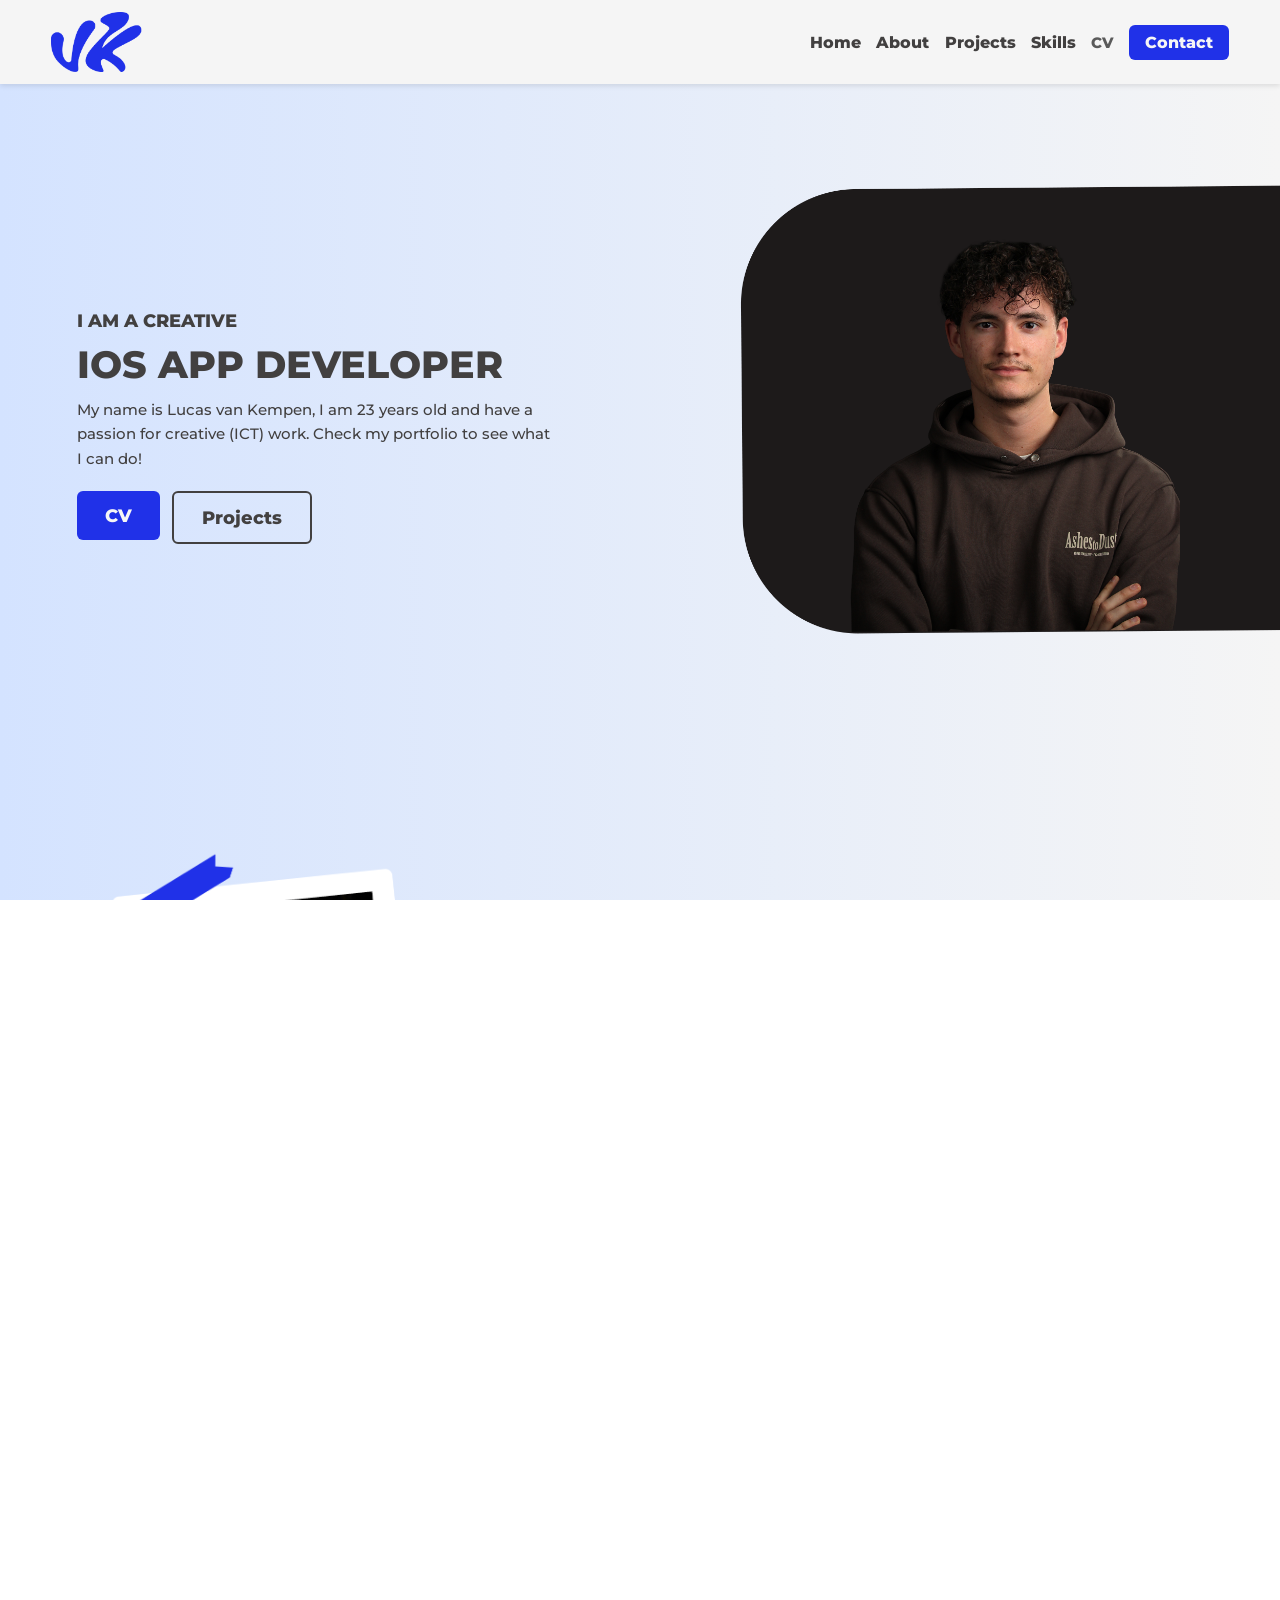
<file: index.html>
<!DOCTYPE html>
<html lang="en">
  <head>
    <meta charset="UTF-8" />
    <meta name="viewport" content="width=device-width, initial-scale=1.0" />
    <title>Lucas van Kempen Portfolio</title>
    <link rel="stylesheet" href="style.css" />
    <link rel="icon" href="/favicon.ico" type="image/x-icon" />
  </head>

  <body>
    <header>
      <a href="index.html">
        <img src="images/vklogoblauw.png" alt="Logo" />
      </a>

      <button class="hamburger" aria-label="Menu">
        <span></span>
        <span></span>
        <span></span>
      </button>

      <nav>
        <ul>
          <li><a href="index.html">Home</a></li>
          <li><a href="#about">About</a></li>
          <li><a href="#projects">Projects</a></li>
          <li><a href="#skills">Skills</a></li>
          <li class="nav-quick">
            <a href="other/LucasvanKempenCV.pdf" target="_blank">CV</a>
          </li>
          <li>
            <a href="mailto:Lmvankempen@icloud.com" class="contact-button"
              >Contact</a
            >
          </li>
        </ul>
      </nav>
    </header>

    <main>
      <section class="hero">
        <div class="hero-text">
          <h2>I AM A CREATIVE</h2>
          <h1>IOS APP DEVELOPER</h1>
          <p>
            My name is Lucas van Kempen, I am 23 years old and have a passion
            for creative (ICT) work. Check my portfolio to see what I can do!
          </p>

          <div class="hero-buttons">
            <a href="other/LucasvanKempenCV.pdf" target="_blank">
              <button class="contact-btn">CV</button>
            </a>
            <a href="#projects"
              ><button class="projects-btn">Projects</button></a
            >
          </div>
        </div>

        <img
          src="images/lucasindeximage2.png"
          alt="Lucas"
          class="lucas-image"
        />
      </section>

      <section id="about" class="about-me-section">
        <button
          class="about-image-button"
          aria-label="View portrait full screen"
        >
          <img
            src="images/polaroidimage2.png"
            alt="Portrait of Lucas van Kempen"
            class="image-polaroid"
          />
        </button>

        <div class="about-me-text">
          <h1>About me</h1>
          <p>
            In 2019, I started at SintLucas Audiovisual & Animation, where I
            discovered my passion for creative digital work. There, I was
            introduced to animation, which I later turned into client work.
            After finishing SintLucas, I went to Fontys ICT, where I was
            introduced to other creative expressions, such as web development
            and branding design. Only very recently, I started a new direction
            within the ICT program called “App Development.” I think I have
            found a good place here, since it combines my interest in creative
            and technical work into one. I also have a passion for
            entrepreneurship, which I can pursue with this as well. I am
            currently working on an app concept that I may want to turn into a
            side hustle called TastePoints.
          </p>
        </div>
      </section>

      <section id="projects" class="projects-section">
        <h1>Projects</h1>
        <p class="section-lead">
          A focused set of work showing how I solve problems across media.
        </p>
        <p>
          Instead of adding as many projects as I could, I chose the three most
          important ones that show my creativity.
        </p>

        <div class="projects-grid">
          <a href="tastepoints.html">
            <div class="project-tile">
              <img src="images/tastepointsphonescreen.png" alt="TastePoints" />
              <span class="project-tag">App concept</span>
              <h2>TastePoints</h2>
              <p>
                An app concept I’m developing to enhance restaurant guest
                loyalty.
              </p>
            </div>
          </a>

          <a href="vkanimation.html">
            <div class="project-tile">
              <img src="images/vkanimation.png" alt="VK Animation" />
              <span class="project-tag">3D Animation</span>
              <h2>VK Animation</h2>
              <p>The 3D animation videos I made with my company.</p>
            </div>
          </a>

          <a href="fitbyte.html">
            <div class="project-tile">
              <img src="images/fitbytecover.png" alt="FitByte" />
              <span class="project-tag">Student project</span>
              <h2>FitByte</h2>
              <p>The first app I made for the semester "App Development"</p>
            </div>
          </a>
        </div>
      </section>

      <section id="skills" class="skills-section">
        <h1>Skills</h1>
        <p class="section-lead">
          Tools I use to design and build digital experiences.
        </p>
        <div class="skills-images">
          <div class="skills-track">
            <img src="images/aftereffectsicon2.png" alt="After Effects" />
            <img src="images/photoshopicon2.png" alt="photoshop" />
            <img src="images/blendericon2.png" alt="Blender" />
            <img src="images/htmlicon2.png" alt="html" />
            <img src="images/cssicon2.png" alt="css" />
            <img src="images/swifticon2.png" alt="swift" />
            <img src="images/figmaicon.png" alt="figma" />
            <img src="images/giticon2.png" alt="git" />
            <img src="images/Xcodeicon.png" alt="Xcode" />

            <img src="images/aftereffectsicon2.png" alt="After Effects" />
            <img src="images/photoshopicon2.png" alt="photoshop" />
            <img src="images/blendericon2.png" alt="Blender" />
            <img src="images/htmlicon2.png" alt="html" />
            <img src="images/cssicon2.png" alt="css" />
            <img src="images/swifticon2.png" alt="swift" />
            <img src="images/figmaicon.png" alt="figma" />
            <img src="images/giticon2.png" alt="git" />
            <img src="images/Xcodeicon.png" alt="Xcode" />
          </div>
        </div>
      </section>
    </main>

    <footer>
      <div class="footer-content">
        <a href="mailto:Lmvankempen@icloud.com">Email</a>
        <span>•</span>
        <a
          href="https://www.linkedin.com/in/lucas-van-kempen-3b86251ba/"
          target="_blank"
          >LinkedIn</a
        >
        <span>•</span>
        <a href="other/LucasvanKempenCV.pdf" target="_blank">CV</a>
      </div>
      <div class="footer-nav">
        <a href="index.html">Home</a>
        <span>•</span>
        <a href="#about">About</a>
        <span>•</span>
        <a href="#projects">Projects</a>
      </div>
      <hr class="footer-line" />
      <div class="bottom-section"></div>
    </footer>

    <div class="image-modal" aria-hidden="true">
      <div class="image-modal__backdrop"></div>
      <div
        class="image-modal__content"
        role="dialog"
        aria-modal="true"
        aria-label="Portrait fullscreen"
      >
        <button class="modal-close" aria-label="Close image">×</button>
        <img
          src="images/polaroidimage2.png"
          alt="Portrait of Lucas van Kempen"
        />
      </div>
    </div>
  </body>
</html>
</file>
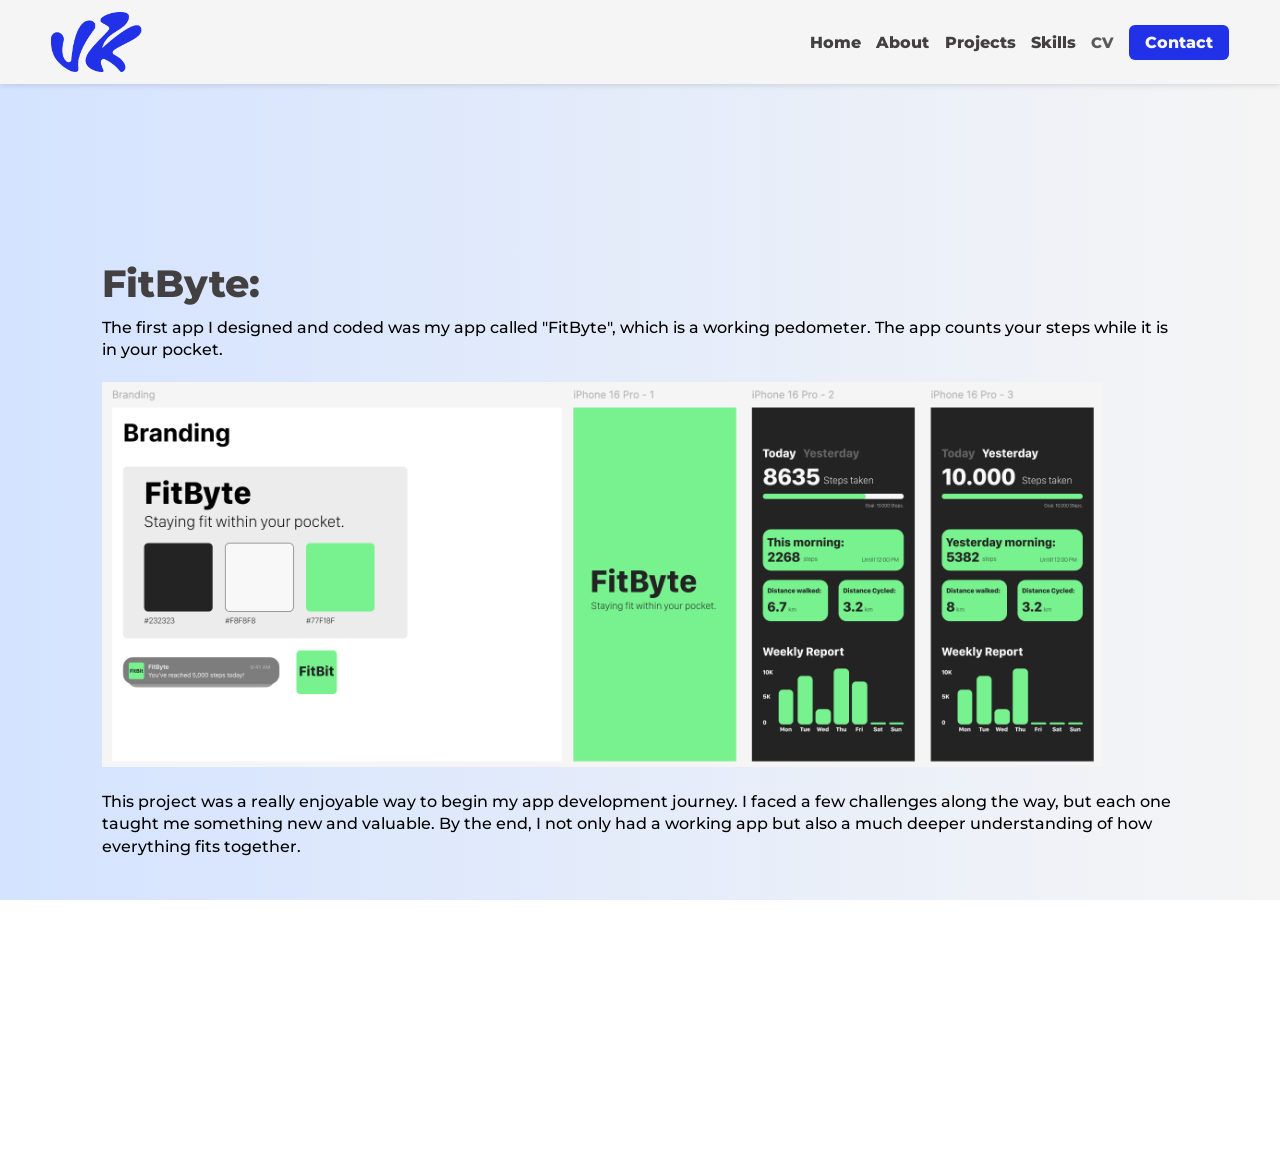
<file: fitbyte.html>
<!DOCTYPE html>
<html lang="en">
  <head>
    <meta charset="UTF-8" />
    <meta name="viewport" content="width=device-width, initial-scale=1.0" />
    <title>VK Animation</title>
    <link rel="stylesheet" href="style.css" />
    <link rel="icon" href="/favicon.ico" type="image/x-icon" />
  </head>

  <body>
    <header>
      <a href="index.html">
        <img src="images/vklogoblauw.png" alt="Logo" />
      </a>

      <button class="hamburger" aria-label="Menu">
        <span></span>
        <span></span>
        <span></span>
      </button>

      <nav>
        <ul>
          <li><a href="index.html">Home</a></li>
          <li><a href="#about">About</a></li>
          <li><a href="#projects">Projects</a></li>
          <li><a href="#skills">Skills</a></li>
          <li class="nav-quick">
            <a href="other/LucasvanKempenCV.pdf" target="_blank">CV</a>
          </li>
          <li>
            <a href="mailto:Lmvankempen@icloud.com" class="contact-button"
              >Contact</a
            >
          </li>
        </ul>
      </nav>
    </header>

    <main>
      <section class="project-layout">
        <h1>FitByte:</h1>
        <p>
          The first app I designed and coded was my app called "FitByte", which
          is a working pedometer. The app counts your steps while it is in your
          pocket.
        </p>

        <img src="images/Fitbyteproject.png" alt="" />

        <p>
          This project was a really enjoyable way to begin my app development
          journey. I faced a few challenges along the way, but each one taught
          me something new and valuable. By the end, I not only had a working
          app but also a much deeper understanding of how everything fits
          together.
        </p>
      </section>
    </main>

    <footer>
      <div class="footer-content">
        <a href="mailto:Lmvankempen@icloud.com">Email</a>
        <span>•</span>
        <a href="https://www.linkedin.com" target="_blank">LinkedIn</a>
        <span>•</span>
        <a href="other/LucasvanKempenCV.pdf" target="_blank">CV</a>
      </div>
      <div class="footer-nav">
        <a href="index.html">Home</a>
        <span>•</span>
        <a href="index.html#about">About</a>
        <span>•</span>
        <a href="index.html#projects">Projects</a>
      </div>
      <hr class="footer-line" />
      <div class="bottom-section"></div>
    </footer>

    <script>
      const hamburger = document.querySelector(".hamburger");
      const nav = document.querySelector("nav");

      hamburger.addEventListener("click", () => {
        hamburger.classList.toggle("active");
        nav.classList.toggle("open");
      });
    </script>
  </body>
</html>
</file>
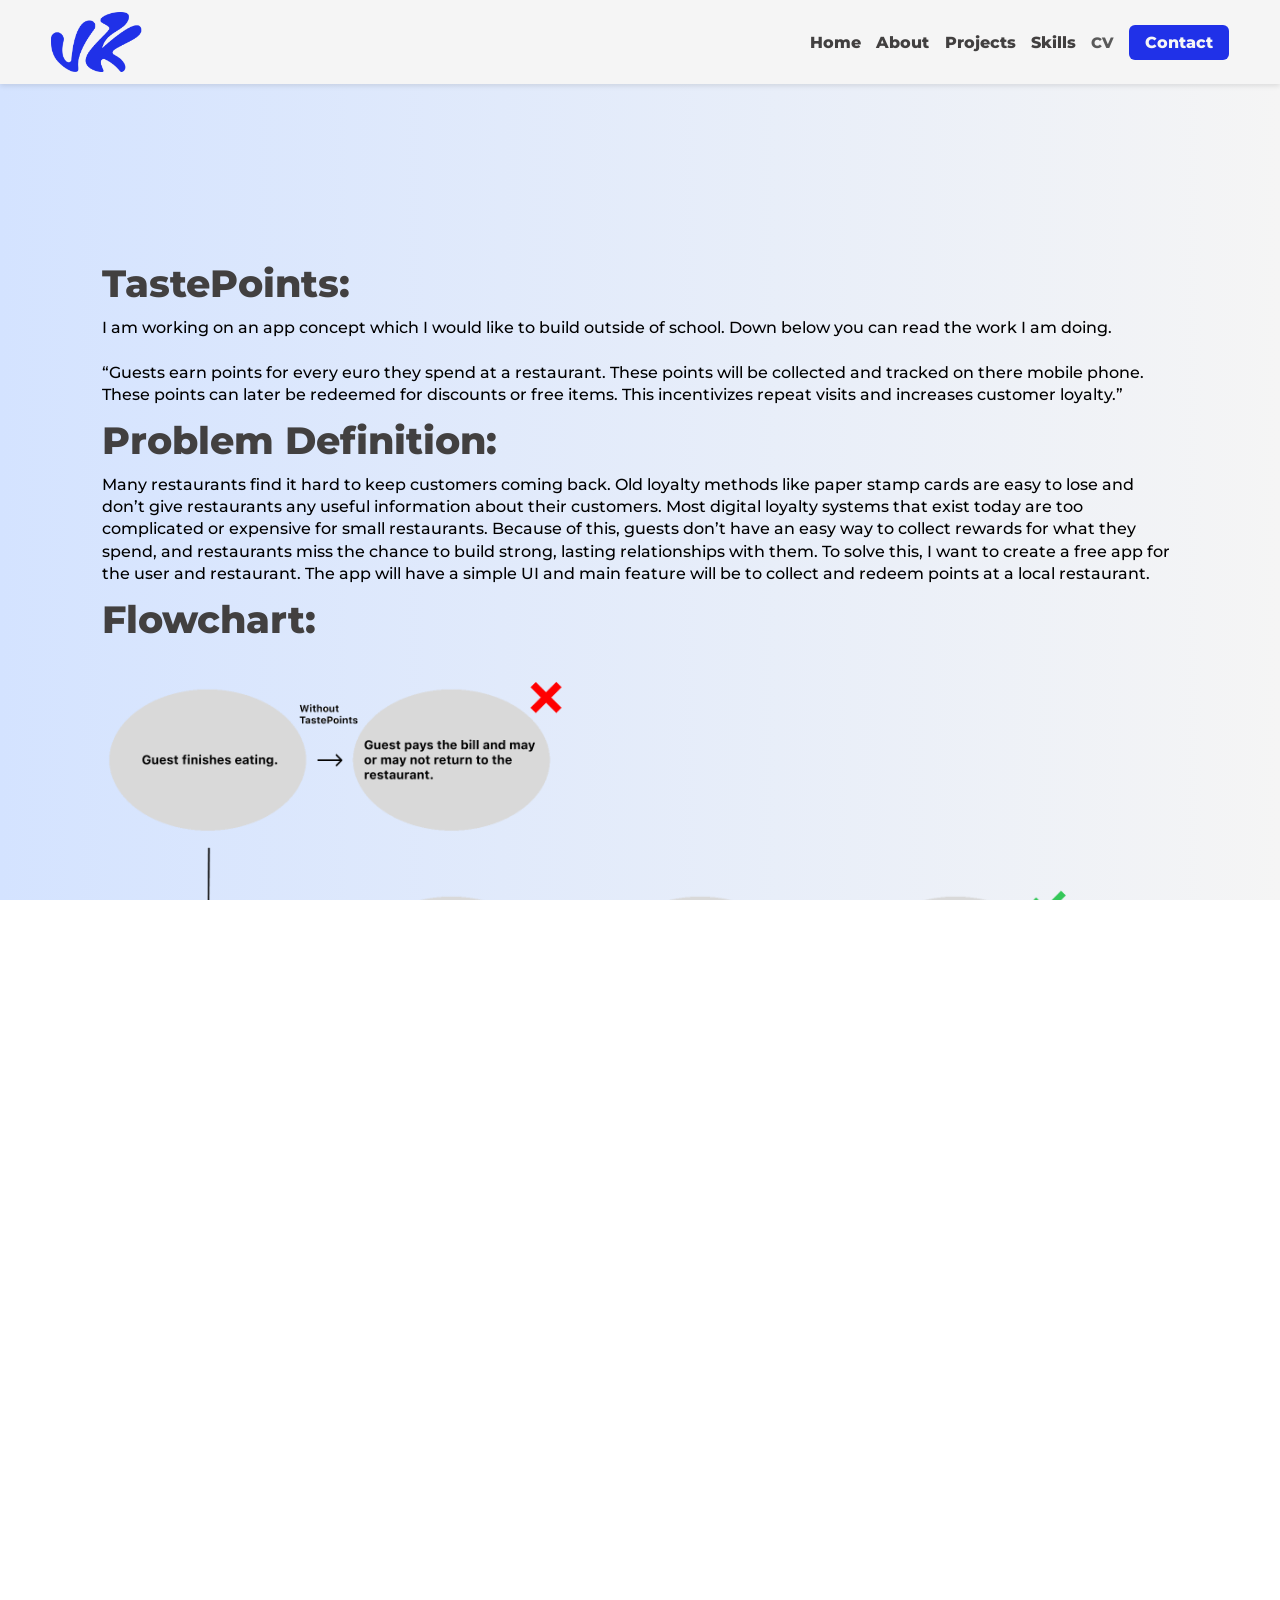
<file: tastepoints.html>
<!DOCTYPE html>
<html lang="en">
  <head>
    <meta charset="UTF-8" />
    <meta name="viewport" content="width=device-width, initial-scale=1.0" />
    <title>TastePoints</title>
    <link rel="stylesheet" href="style.css" />
    <link rel="icon" href="/favicon.ico" type="image/x-icon" />
  </head>

  <body>
    <header>
      <a href="index.html">
        <img src="images/vklogoblauw.png" alt="Logo" />
      </a>

      <button class="hamburger" aria-label="Menu">
        <span></span>
        <span></span>
        <span></span>
      </button>

      <nav>
        <ul>
          <li><a href="index.html">Home</a></li>
          <li><a href="#about">About</a></li>
          <li><a href="#projects">Projects</a></li>
          <li><a href="#skills">Skills</a></li>
          <li class="nav-quick">
            <a href="other/LucasvanKempenCV.pdf" target="_blank">CV</a>
          </li>
          <li>
            <a href="mailto:Lmvankempen@icloud.com" class="contact-button"
              >Contact</a
            >
          </li>
        </ul>
      </nav>
    </header>

    <main>
      <section class="project-layout">
        <h1>TastePoints:</h1>
        <p>
          I am working on an app concept which I would like to build outside of
          school. Down below you can read the work I am doing.
          <br />
          <br />
          “Guests earn points for every euro they spend at a restaurant. These
          points will be collected and tracked on there mobile phone. These
          points can later be redeemed for discounts or free items. This
          incentivizes repeat visits and increases customer loyalty.”
        </p>

        <h1>Problem Definition:</h1>
        <p>
          Many restaurants find it hard to keep customers coming back. Old
          loyalty methods like paper stamp cards are easy to lose and don’t give
          restaurants any useful information about their customers. Most digital
          loyalty systems that exist today are too complicated or expensive for
          small restaurants. Because of this, guests don’t have an easy way to
          collect rewards for what they spend, and restaurants miss the chance
          to build strong, lasting relationships with them. To solve this, I
          want to create a free app for the user and restaurant. The app will
          have a simple UI and main feature will be to collect and redeem points
          at a local restaurant.
        </p>

        <h1>Flowchart:</h1>
        <img src="images/flowchart.png" alt="" />

        <h1>Monetization:</h1>
        <p>
          The app will be free to download for the guests, and free to use for
          the restaurant. The app will also be 100% AD free. This will be all be
          done to make it as easy as possible to convince guests and restaurants
          to use the app. The monetization is within the redeeming of points.
          For each points that are redeemed, a percentage will be transferred to
          the app team.
        </p>

        <h1>Market and Competitors:</h1>
        <p>
          Apps like this already exist. I got this idea because at my previous
          job I saw this system already working. The problem over there was that
          almost nobody knew it existed because zero marketing was done,
          redeeming of points could only be done by the manager. They also
          didn’t have a app, I cannot remember how they did it but I assume it
          is trough a simple website. Beside this I also found these
          organizations:
        </p>

        <img src="images/concurentie.png" alt="" class="concurentie-image" />

        <h1>USP:</h1>
        <p>
          What makes this unique compared to the rest is the simplicity. Where
          as some of these companies focus on a lot of other ICT features as
          well, and become big and expensive tools for restaurants, my app will
          only focus on 1 feature and 1 industry, and will be completely free to
          use.
        </p>

        <h1>Designs:</h1>

        <img src="images/designs1.png" alt="" />
        <img src="images/designs3.png" alt="" />
        <img src="images/designs4.png" alt="" />

        <h1>Future:</h1>
        <p>
          I created a working prototype at this point. For now I have to ask
          teachers if I can continue working on this during school hours.
        </p>
      </section>
    </main>

    <footer>
      <div class="footer-content">
        <a href="mailto:Lmvankempen@icloud.com">Email</a>
        <span>•</span>
        <a href="https://www.linkedin.com" target="_blank">LinkedIn</a>
        <span>•</span>
        <a href="other/LucasvanKempenCV.pdf" target="_blank">CV</a>
      </div>
      <div class="footer-nav">
        <a href="index.html">Home</a>
        <span>•</span>
        <a href="index.html#about">About</a>
        <span>•</span>
        <a href="index.html#projects">Projects</a>
      </div>
      <hr class="footer-line" />
      <div class="bottom-section"></div>
    </footer>

    <script>
      const hamburger = document.querySelector(".hamburger");
      const nav = document.querySelector("nav");

      hamburger.addEventListener("click", () => {
        hamburger.classList.toggle("active");
        nav.classList.toggle("open");
      });
    </script>
  </body>
</html>
</file>
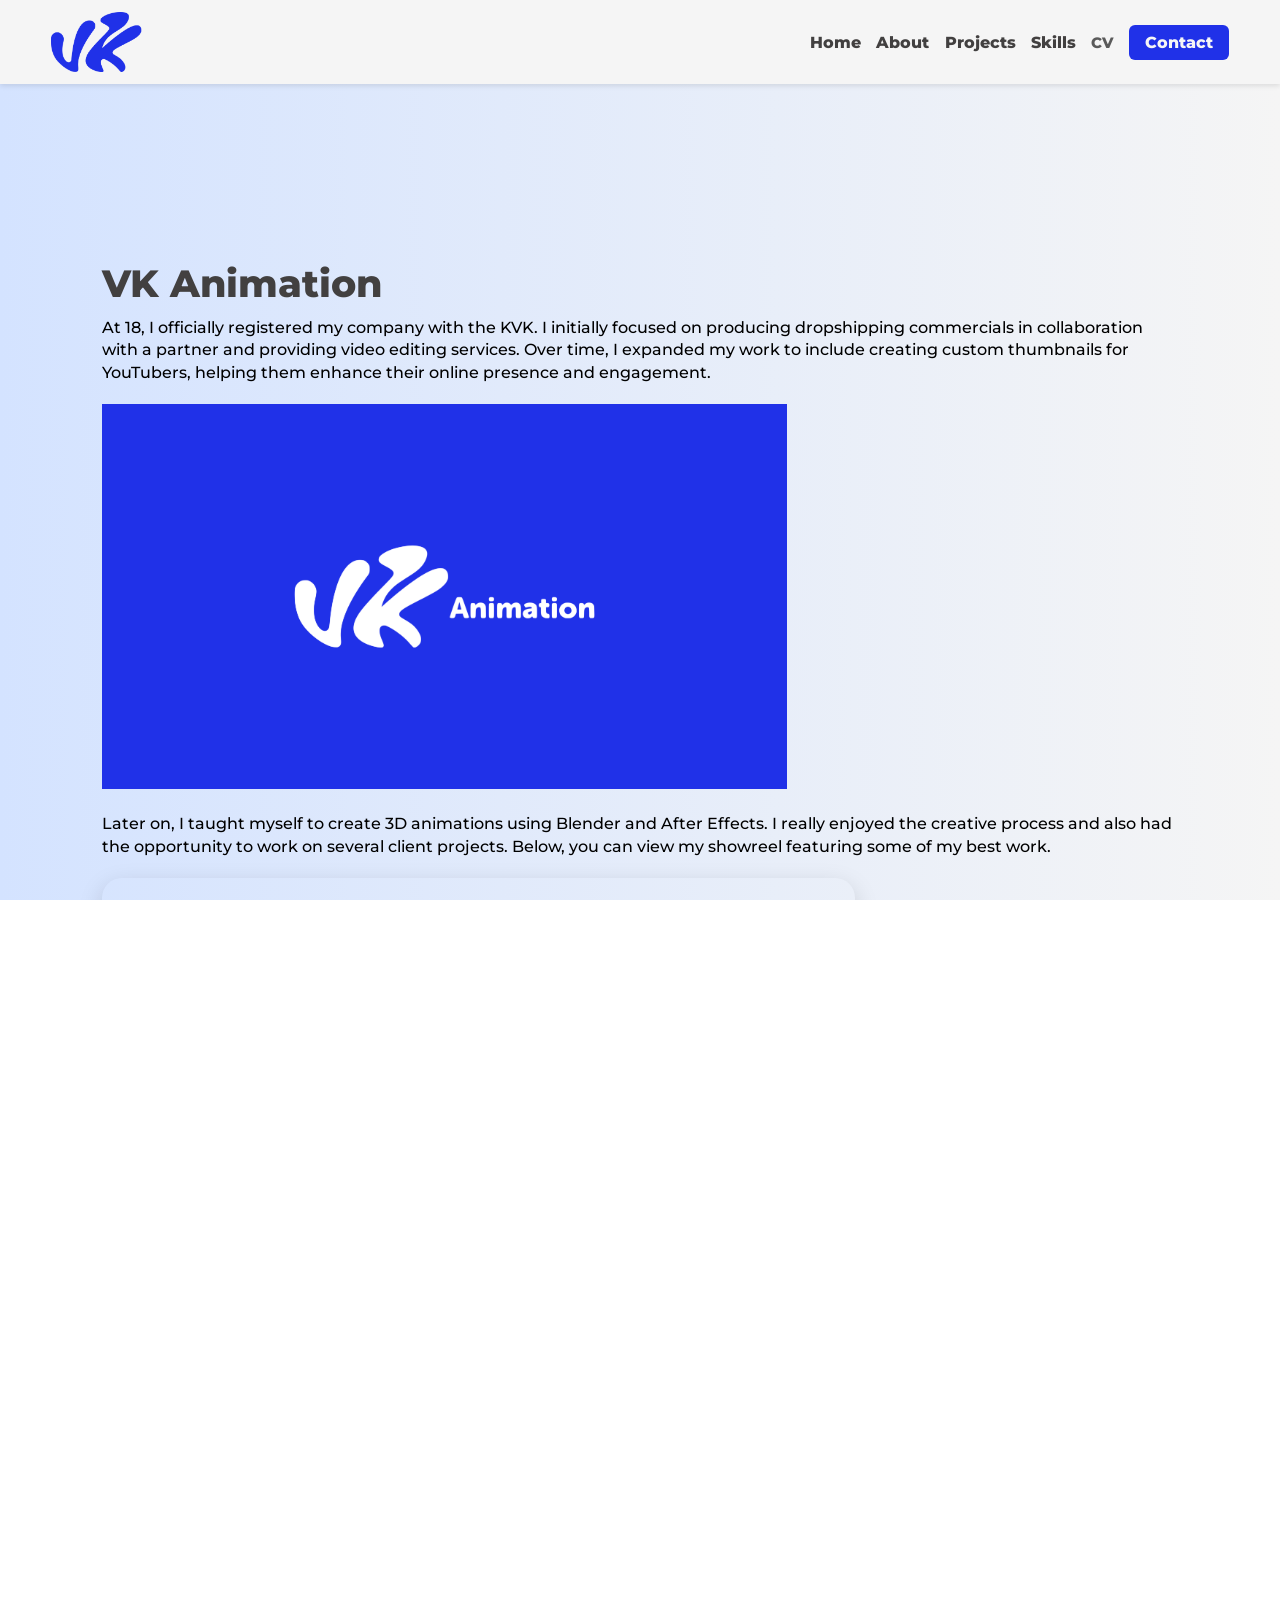
<file: vkanimation.html>
<!DOCTYPE html>
<html lang="en">
  <head>
    <meta charset="UTF-8" />
    <meta name="viewport" content="width=device-width, initial-scale=1.0" />
    <title>VK Animation</title>
    <link rel="stylesheet" href="style.css" />
    <link rel="icon" href="/favicon.ico" type="image/x-icon" />
  </head>

  <body>
    <header>
      <a href="index.html">
        <img src="images/vklogoblauw.png" alt="Logo" />
      </a>

      <button class="hamburger" aria-label="Menu">
        <span></span>
        <span></span>
        <span></span>
      </button>

      <nav>
        <ul>
          <li><a href="index.html">Home</a></li>
          <li><a href="#about">About</a></li>
          <li><a href="#projects">Projects</a></li>
          <li><a href="#skills">Skills</a></li>
          <li class="nav-quick">
            <a href="other/LucasvanKempenCV.pdf" target="_blank">CV</a>
          </li>
          <li>
            <a href="mailto:Lmvankempen@icloud.com" class="contact-button"
              >Contact</a
            >
          </li>
        </ul>
      </nav>
    </header>

    <main>
      <section class="project-layout">
        <h1>VK Animation</h1>
        <p>
          At 18, I officially registered my company with the KVK. I initially
          focused on producing dropshipping commercials in collaboration with a
          partner and providing video editing services. Over time, I expanded my
          work to include creating custom thumbnails for YouTubers, helping them
          enhance their online presence and engagement.
        </p>

        <img src="images/vkanimationpic.png" alt="" />

        <p>
          Later on, I taught myself to create 3D animations using Blender and
          After Effects. I really enjoyed the creative process and also had the
          opportunity to work on several client projects. Below, you can view my
          showreel featuring some of my best work.
        </p>

        <div class="video-container">
          <iframe
            width="100%"
            height="400"
            src="https://www.youtube.com/embed/959BJMzkowE"
            title="VK Animation Showreel"
            frameborder="0"
            allowfullscreen
          ></iframe>
        </div>

        <p>
          When I started at Fontys ICT, I stopped doing client work. I want to
          focus on learning new things, and once I have done that, I will return
          to some form of entrepreneurship.
        </p>
      </section>
    </main>

    <footer>
      <div class="footer-content">
        <a href="mailto:Lmvankempen@icloud.com">Email</a>
        <span>•</span>
        <a href="https://www.linkedin.com" target="_blank">LinkedIn</a>
        <span>•</span>
        <a href="other/LucasvanKempenCV.pdf" target="_blank">CV</a>
      </div>
      <div class="footer-nav">
        <a href="index.html">Home</a>
        <span>•</span>
        <a href="index.html#about">About</a>
        <span>•</span>
        <a href="index.html#projects">Projects</a>
      </div>
      <hr class="footer-line" />
      <div class="bottom-section"></div>
    </footer>

    <script>
      const hamburger = document.querySelector(".hamburger");
      const nav = document.querySelector("nav");

      hamburger.addEventListener("click", () => {
        hamburger.classList.toggle("active");
        nav.classList.toggle("open");
      });
    </script>
  </body>
</html>
</file>
<file: style.css>
:root {
  --page-max-width: 1400px;
}

* {
  padding: 0;
  margin: 0;
  font-family: "Montserrat";
  box-sizing: border-box;
  scroll-behavior: smooth;
}

html,
body {
  height: 100%;
  background: linear-gradient(to right, #d4e3ff, #f5f5f5);
  overflow-x: hidden;
}

section {
  scroll-margin-top: clamp(84px, 11vw, 120px);
}

html {
  scroll-behavior: smooth;
}

/* FONT IMPORTS
////////////////////////////////////////////////////////////////// */
@font-face {
  font-family: "Montserrat";
  font-weight: 800;
  src: url(font/woff/Montserrat-ExtraBold.woff) format("woff2");
}

@font-face {
  font-family: "Montserrat";
  font-weight: 500;
  src: url(font/woff/Montserrat-Medium.woff) format("woff2");
}

/* NAVIGATION
////////////////////////////////////////////////////////////////// */
header {
  display: flex;
  justify-content: space-between;
  align-items: center;
  padding: 12px clamp(16px, 4vw, 80px);
  position: fixed;
  top: 0;
  left: 0;
  width: 100%;
  background-color: #f5f5f5;
  z-index: 1000;
  box-shadow: 0 2px 5px rgba(0, 0, 0, 0.1);
}

header img {
  height: 60px;
  display: block;
}

nav ul {
  display: flex;
  align-items: center;
  gap: clamp(14px, 1.2vw, 30px);
  flex-wrap: wrap;
  list-style: none;
  margin: 0;
  padding: 0;
}

nav a {
  text-decoration: none;
  color: #424040;
  font-weight: 800;
}

.nav-quick a {
  font-weight: 700;
  font-size: 0.95rem;
  color: #5a5a5a;
}

.nav-quick a:hover {
  color: #2031e8;
}

.contact-button {
  padding: 8px 16px;
  background-color: #2031e8;
  color: #f6f6f6;
  border-radius: 6px;
  font-weight: 800;
  transition: all 0.3s ease;
}

.contact-button:hover {
  background-color: #424040;
}

body > main {
  padding-top: clamp(76px, 10vw, 110px);
}

/* HERO + BACKGROUND IMAGE
////////////////////////////////////////////////////////////////// */
.lucas-image {
  position: absolute;
  right: min(0px, calc((var(--page-max-width) - 100vw) / 2));
  width: min(52vw, 540px);
  z-index: 0;
  pointer-events: none;
  top: 50%;
  transform: translateY(-50%);
}

.hero {
  display: flex;
  align-items: center;
  justify-content: space-between;
  gap: clamp(24px, 5vw, 60px);
  padding: clamp(140px, 16vw, 200px) clamp(16px, 6vw, 80px)
    clamp(140px, 13vw, 180px);
  max-width: var(--page-max-width);
  margin: 0 auto;
  position: relative;
}

.hero-text {
  max-width: 480px;
}

.hero-text h2 {
  font-size: clamp(1.1rem, 1.4vw, 1.9rem);
  font-weight: 800;
  color: #424040;
}

.hero-text h1 {
  font-size: clamp(2.2rem, 3vw, 3.6rem);
  font-weight: 800;
  margin: 10px 0;
  color: #424040;
}

.hero-text p {
  line-height: 1.6;
  font-weight: 500;
  color: #424040;
  font-size: clamp(0.95rem, 1.1vw, 1.05rem);
}

.hero-text {
  opacity: 0;
  transform: translateY(20px);
  animation: fadeInHero 0.5s ease-out forwards;
  animation-delay: 0.2s;
}

@keyframes fadeInHero {
  0% {
    opacity: 0;
    transform: translateY(20px);
  }
  100% {
    opacity: 1;
    transform: translateY(0);
  }
}

/* HERO BUTTONS
////////////////////////////////////////////////////////////////// */
.hero-buttons {
  margin-top: 20px;
  display: flex;
  gap: 12px;
  flex-wrap: wrap;
}

.hero-buttons button {
  font-weight: 800;
  font-size: clamp(1rem, 1.4vw, 1.35rem);
  padding: clamp(10px, 1.5vw, 14px) clamp(18px, 2.5vw, 28px);
  border-radius: 6px;
  cursor: pointer;
  transition: all 0.3s ease;
}

.contact-btn {
  background-color: #2031e8;
  color: #f6f6f6;
  border: none;
}

.contact-btn:hover {
  background-color: #424040;
}

.projects-btn {
  background-color: transparent;
  color: #424040;
  border: 2px solid #424040;
}

.projects-btn:hover {
  background-color: #424040;
  color: #f6f6f6;
}

/* ABOUT ME SECTION
////////////////////////////////////////////////////////////////// */
.about-me-section {
  display: flex;
  justify-content: flex-end;
  align-items: center;
  gap: clamp(24px, 6vw, 80px);
  padding: clamp(80px, 12vw, 140px) clamp(16px, 6vw, 120px);
  max-width: var(--page-max-width);
  margin: 0 auto;
}

.about-me-text h1 {
  font-size: clamp(2.2rem, 3vw, 3.4rem);
  font-weight: 800;
  margin: 10px 0;
  color: #424040;
  text-align: left;
}

.section-lead {
  font-weight: 600;
  color: #6a6a6a;
  margin-bottom: 12px;
  font-size: clamp(1rem, 1.3vw, 1.1rem);
}

.about-me-text p {
  line-height: 1.6;
  font-weight: 500;
  color: #424040;
  font-size: clamp(0.95rem, 1.1vw, 1.05rem);
}

.about-me-text {
  flex: 1 1 52%;
}

.about-me-section img {
  height: clamp(260px, 36vw, 480px);
  flex-shrink: 0;
}

.about-image-button {
  background: none;
  border: none;
  padding: 0;
  cursor: default;
  pointer-events: none;
  transition: none;
  border-radius: 24px;
}

.about-image-button:hover,
.about-image-button:focus-visible {
  transform: none;
  box-shadow: none;
  outline: none;
}

/* PROJECTS SECTION
////////////////////////////////////////////////////////////////// */
.projects-section {
  padding: clamp(80px, 12vw, 140px) clamp(16px, 6vw, 120px);
  max-width: var(--page-max-width);
  margin: 0 auto;
}

.projects-section h1 {
  font-size: clamp(2.2rem, 3vw, 3.4rem);
  font-weight: 800;
  margin: 10px 0;
  color: #424040;
  text-align: left;
}

.projects-section p {
  line-height: 1.6;
  font-weight: 500;
  color: #424040;
  font-size: clamp(0.95rem, 1.1vw, 1.05rem);
}

.projects-grid {
  display: grid;
  grid-template-columns: repeat(auto-fit, minmax(240px, 1fr));
  gap: clamp(18px, 3vw, 32px);
  margin-top: 50px;
}

.project-tile {
  position: relative;
  min-height: 260px;
  height: clamp(240px, 26vw, 320px);
  border-radius: 20px;
  overflow: hidden;
  cursor: pointer;
  box-shadow: 0 8px 20px rgba(0, 0, 0, 0.1);
  transition: transform 0.3s ease, box-shadow 0.3s ease;
}

.project-tile img {
  width: 100%;
  height: 100%;
  object-fit: cover;
  transition: transform 0.4s ease;
  filter: brightness(50%);
}

.project-tile:hover img {
  transform: none;
  filter: brightness(50%);
}

.project-tile::before {
  content: "";
  position: absolute;
  inset: 0;
  background: linear-gradient(to top, rgba(0, 0, 0, 0.6), rgba(0, 0, 0, 0));
  transition: opacity 0.3s ease;
  opacity: 0.7;
}

.project-tile:hover::before {
  opacity: 0.7;
}

.project-tag {
  position: absolute;
  top: 18px;
  left: 18px;
  background: rgba(255, 255, 255, 0.9);
  color: #1f1f1f;
  padding: 6px 12px;
  border-radius: 999px;
  font-weight: 700;
  font-size: 0.85rem;
  z-index: 2;
}

.project-tile h2,
.project-tile p {
  position: absolute;
  left: 20px;
  right: 20px;
  color: #f6f6f6;
  z-index: 2;
  text-align: left;
}

.project-tile h2 {
  bottom: 50px;
  font-size: clamp(1.2rem, 1.8vw, 1.8rem);
  font-weight: 800;
  padding-bottom: 25px;
}

.project-tile p {
  bottom: 20px;
  font-size: clamp(0.9rem, 1.1vw, 1rem);
  font-weight: 500;
  line-height: 1.4;
}

.project-tile:hover {
  transform: translateY(-10px);
  box-shadow: 0 12px 30px rgba(0, 0, 0, 0.15);
}

.project-tile:hover h2,
.project-tile:hover p {
  transform: translateY(-4px);
  transition: transform 0.3s ease;
}

/* Video part
////////////////////////////////////////////////////////////////// */
.video-container {
  position: relative;
  width: 70%;
  max-width: 800px;
  border-radius: 20px;
  overflow: hidden;
  box-shadow: 0 8px 25px rgba(0, 0, 0, 0.15);
  margin: 20px 0;
}

/* SKILLS SECTION
////////////////////////////////////////////////////////////////// */
.skills-section {
  padding: clamp(80px, 12vw, 140px) clamp(16px, 6vw, 120px);
  overflow: hidden;
  position: relative;
  max-width: var(--page-max-width);
  margin: 0 auto;
  text-align: center;
}

.skills-section h1 {
  font-size: clamp(2.2rem, 3vw, 3.4rem);
  font-weight: 800;
  margin: 10px 0;
  color: #424040;
  text-align: center;
  position: relative;
  display: inline-block;
}

.skills-section h1::after {
  content: "";
  display: block;
  height: 4px;
  width: 64px;
  margin: 10px auto 0;
  border-radius: 999px;
  background: linear-gradient(90deg, #2031e8, #7ea2ff);
}

.skills-section .section-lead {
  text-align: center;
  max-width: 720px;
  margin-left: auto;
  margin-right: auto;
}

.skills-images {
  width: 100%;
  overflow: hidden;
  padding: clamp(18px, 3vw, 26px);
  margin-top: clamp(32px, 5vw, 46px);
  background: linear-gradient(135deg, #f9fbff, #eef3ff);
  border-radius: 22px;
  border: 1px solid #e2e9ff;
  box-shadow: 0 12px 30px rgba(0, 0, 0, 0.08);
}

.skills-track {
  display: flex;
  gap: clamp(32px, 4vw, 60px);
  align-items: center;
  animation: scrollLeft 20s linear infinite;
}

.skills-track img {
  height: clamp(80px, 10vw, 125px);
  width: auto;
  padding: clamp(10px, 1.5vw, 16px);
  background: #ffffff;
  border-radius: 16px;
  box-shadow: 0 6px 18px rgba(0, 0, 0, 0.07);
  border: 1px solid #e7e7e7;
}

@keyframes scrollLeft {
  0% {
    transform: translateX(0);
  }
  100% {
    transform: translateX(-50%);
  }
}

/* PROJECT PAGE 
////////////////////////////////////////////////////////////////// */
.project-layout {
  padding: clamp(80px, 12vw, 140px) clamp(24px, 8vw, 220px);
}

.project-layout h1 {
  font-size: clamp(2.2rem, 3vw, 3.4rem);
  font-weight: 800;
  margin: 10px 0;
  color: #424040;
  padding-bottom: 50px 0px;
}

.project-layout p {
  bottom: 20px;
  font-size: 1rem;
  font-weight: 500;
  line-height: 1.4;
}

.project-layout img {
  height: 425px;
  padding-top: 20px;
  padding-bottom: 20px;
  border-radius: 20px;
}

.concurentie-image {
  width: 100%;
  height: auto;
}

.images-designs {
  size: 200%;
}

/* FOOTER
////////////////////////////////////////////////////////////////// */
footer {
  background-color: #292828;
  padding: clamp(32px, 4vw, 50px);
}

.footer-line {
  border: none;
  height: 1px;
  background-color: white;
  margin: 0px clamp(24px, 6vw, 100px);
  opacity: 75%;
}

.footer-content {
  display: flex;
  justify-content: center;
  align-items: center;
  gap: 12px;
  color: #f6f6f6;
  font-weight: 700;
  padding-bottom: 18px;
}

.footer-content a {
  color: #f6f6f6;
  text-decoration: none;
}

.footer-content a:hover {
  text-decoration: underline;
}

.footer-nav {
  display: flex;
  justify-content: center;
  align-items: center;
  gap: 12px;
  color: #dcdcdc;
  font-weight: 700;
  padding-bottom: 18px;
  font-size: 0.95rem;
}

.footer-nav a {
  color: #dcdcdc;
  text-decoration: none;
}

.footer-nav a:hover {
  text-decoration: underline;
}

.image-modal {
  position: fixed;
  inset: 0;
  display: flex;
  align-items: center;
  justify-content: center;
  z-index: 2000;
  opacity: 0;
  pointer-events: none;
  transition: opacity 0.3s ease;
}

.image-modal.open {
  opacity: 1;
  pointer-events: auto;
}

.image-modal__backdrop {
  position: absolute;
  inset: 0;
  background: rgba(0, 0, 0, 0.65);
  backdrop-filter: blur(2px);
}

.image-modal__content {
  position: relative;
  max-width: 90vw;
  max-height: 85vh;
  z-index: 1;
  border-radius: 20px;
  overflow: hidden;
  box-shadow: 0 12px 40px rgba(0, 0, 0, 0.35);
}

.image-modal__content img {
  display: block;
  width: 100%;
  height: 100%;
  object-fit: contain;
  background: #000;
}

.modal-close {
  position: absolute;
  top: 10px;
  right: 10px;
  background: rgba(0, 0, 0, 0.6);
  color: #f5f5f5;
  border: none;
  width: 36px;
  height: 36px;
  border-radius: 50%;
  font-size: 22px;
  cursor: pointer;
  display: grid;
  place-items: center;
  transition: background 0.2s ease, transform 0.2s ease;
}

.modal-close:hover,
.modal-close:focus-visible {
  background: rgba(0, 0, 0, 0.8);
  transform: scale(1.04);
  outline: none;
}

/* RESPONSIVE MEDIUM DESKTOP
////////////////////////////////////////////////////////////////// */
@media (max-width: 1100px) {
  header {
    padding: 12px clamp(16px, 4vw, 50px);
  }

  .hero {
    padding: clamp(140px, 16vw, 200px) clamp(16px, 5vw, 60px)
      clamp(120px, 12vw, 180px);
  }

  .hero-text {
    max-width: 480px;
  }

  .lucas-image {
    width: min(58vw, 480px);
  }

  .about-me-section {
    justify-content: center;
  }
}

/* RESPONSIVE 
////////////////////////////////////////////////////////////////// */
@media (max-width: 900px) {
  header {
    flex-direction: row;
    align-items: center;
  }

  header img {
    height: 48px;
  }

  .hero {
    flex-direction: column-reverse;
    justify-content: center;
    align-items: center;
    padding: clamp(120px, 18vw, 160px) clamp(16px, 6vw, 50px);
    text-align: center;
    gap: 16px;
  }

  .hero-text {
    max-width: 640px;
    text-align: center;
    z-index: 1;
  }

  .lucas-image {
    position: relative;
    width: min(65vw, 460px);
    height: auto;
    top: auto;
    transform: none;
    pointer-events: none;
    align-self: flex-end;
    margin-right: calc(-1 * clamp(16px, 6vw, 50px));
  }

  .hero-buttons {
    flex-direction: column;
    gap: 10px;
    margin-top: 20px;
  }

  .project-layout img {
    width: 100%;
    height: auto;
    max-width: 100%;
    object-fit: contain;
  }

  .about-me-section {
    flex-direction: column;
    padding: clamp(60px, 14vw, 90px) clamp(16px, 6vw, 50px);
    text-align: center;
  }

  .about-me-text h1 {
    text-align: center;
  }

  .about-me-section img {
    height: 320px;
    margin-bottom: 20px;
  }

  .about-image-button {
    width: 100%;
    display: flex;
    justify-content: center;
  }

  .projects-section {
    padding: clamp(60px, 14vw, 90px) clamp(16px, 6vw, 50px);
  }

  .skills-section {
    padding: clamp(60px, 14vw, 90px) clamp(16px, 6vw, 50px);
    text-align: center;
  }

  .project-layout {
    padding: clamp(60px, 14vw, 90px) clamp(16px, 6vw, 50px);
  }

  .hamburger {
    display: flex;
  }

  nav {
    position: absolute;
    top: 100%;
    left: 0;
    width: 100%;
    background-color: #f5f5f5;
    overflow: hidden;
    max-height: 0;
    transition: max-height 0.3s ease;
    box-shadow: 0 4px 10px rgba(0, 0, 0, 0.08);
  }

  nav ul {
    flex-direction: column;
    padding: 10px 20px;
  }

  nav li {
    margin: 15px 0;
  }

  nav.open {
    max-height: 500px;
  }
}

@media (max-width: 600px) {
  .hero-text h1 {
    font-size: clamp(1.9rem, 8vw, 2.2rem);
  }

  .hero-text h2 {
    font-size: clamp(1rem, 4vw, 1.2rem);
  }

  .hero-text p {
    font-size: 0.95rem;
  }

  .projects-grid {
    grid-template-columns: repeat(auto-fit, minmax(220px, 1fr));
  }

  .skills-track {
    gap: 28px;
  }

  .about-me-section img {
    height: 260px;
  }

  .footer-line {
    margin: 0 12px;
  }
}

.hamburger {
  display: none;
  flex-direction: column;
  justify-content: space-around;
  width: 30px;
  height: 25px;
  background: none;
  border: none;
  cursor: pointer;
  z-index: 1100;
}

.hamburger span {
  display: block;
  width: 100%;
  height: 3px;
  background-color: #424040;
  border-radius: 3px;
  transition: all 0.3s ease;
}

.hamburger.active span:nth-child(1) {
  transform: rotate(45deg) translateY(10px);
}

.hamburger.active span:nth-child(2) {
  opacity: 0;
}

.hamburger.active span:nth-child(3) {
  transform: rotate(-45deg) translateY(-10px);
}
</file>
